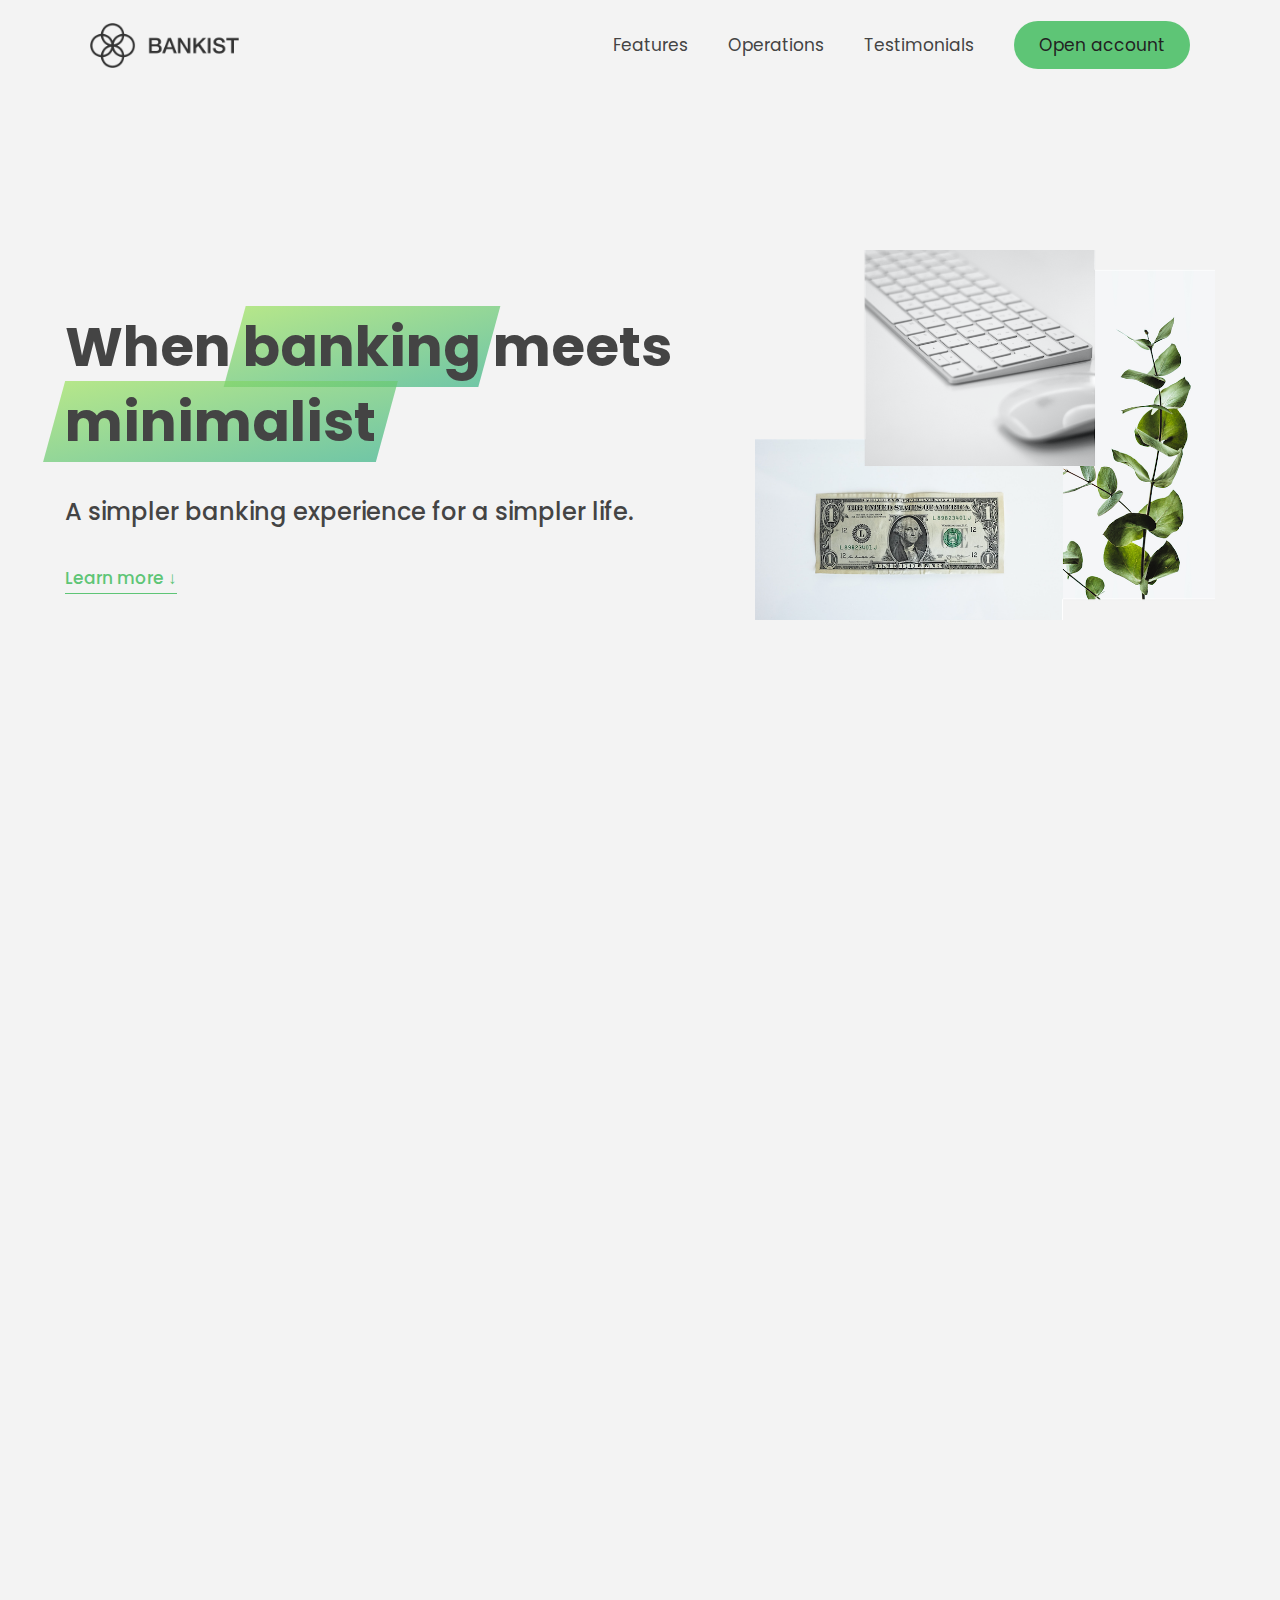
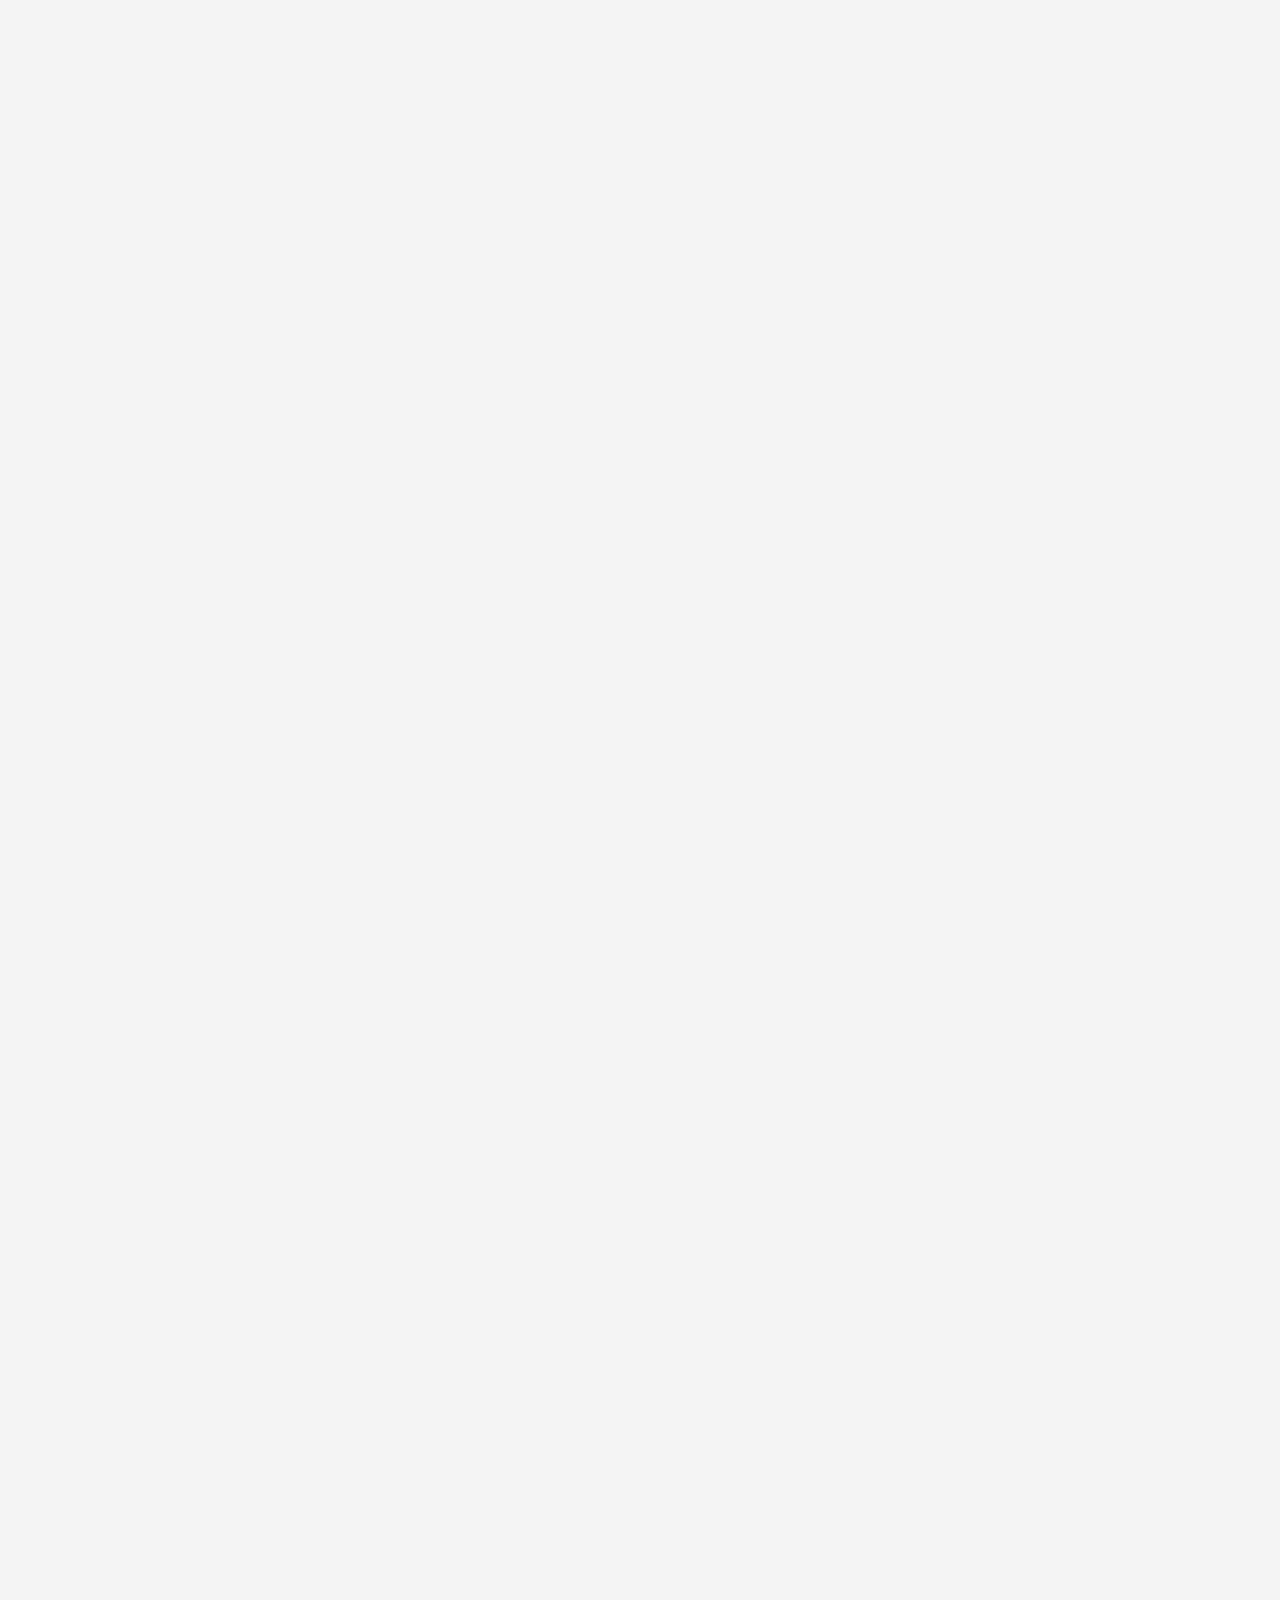
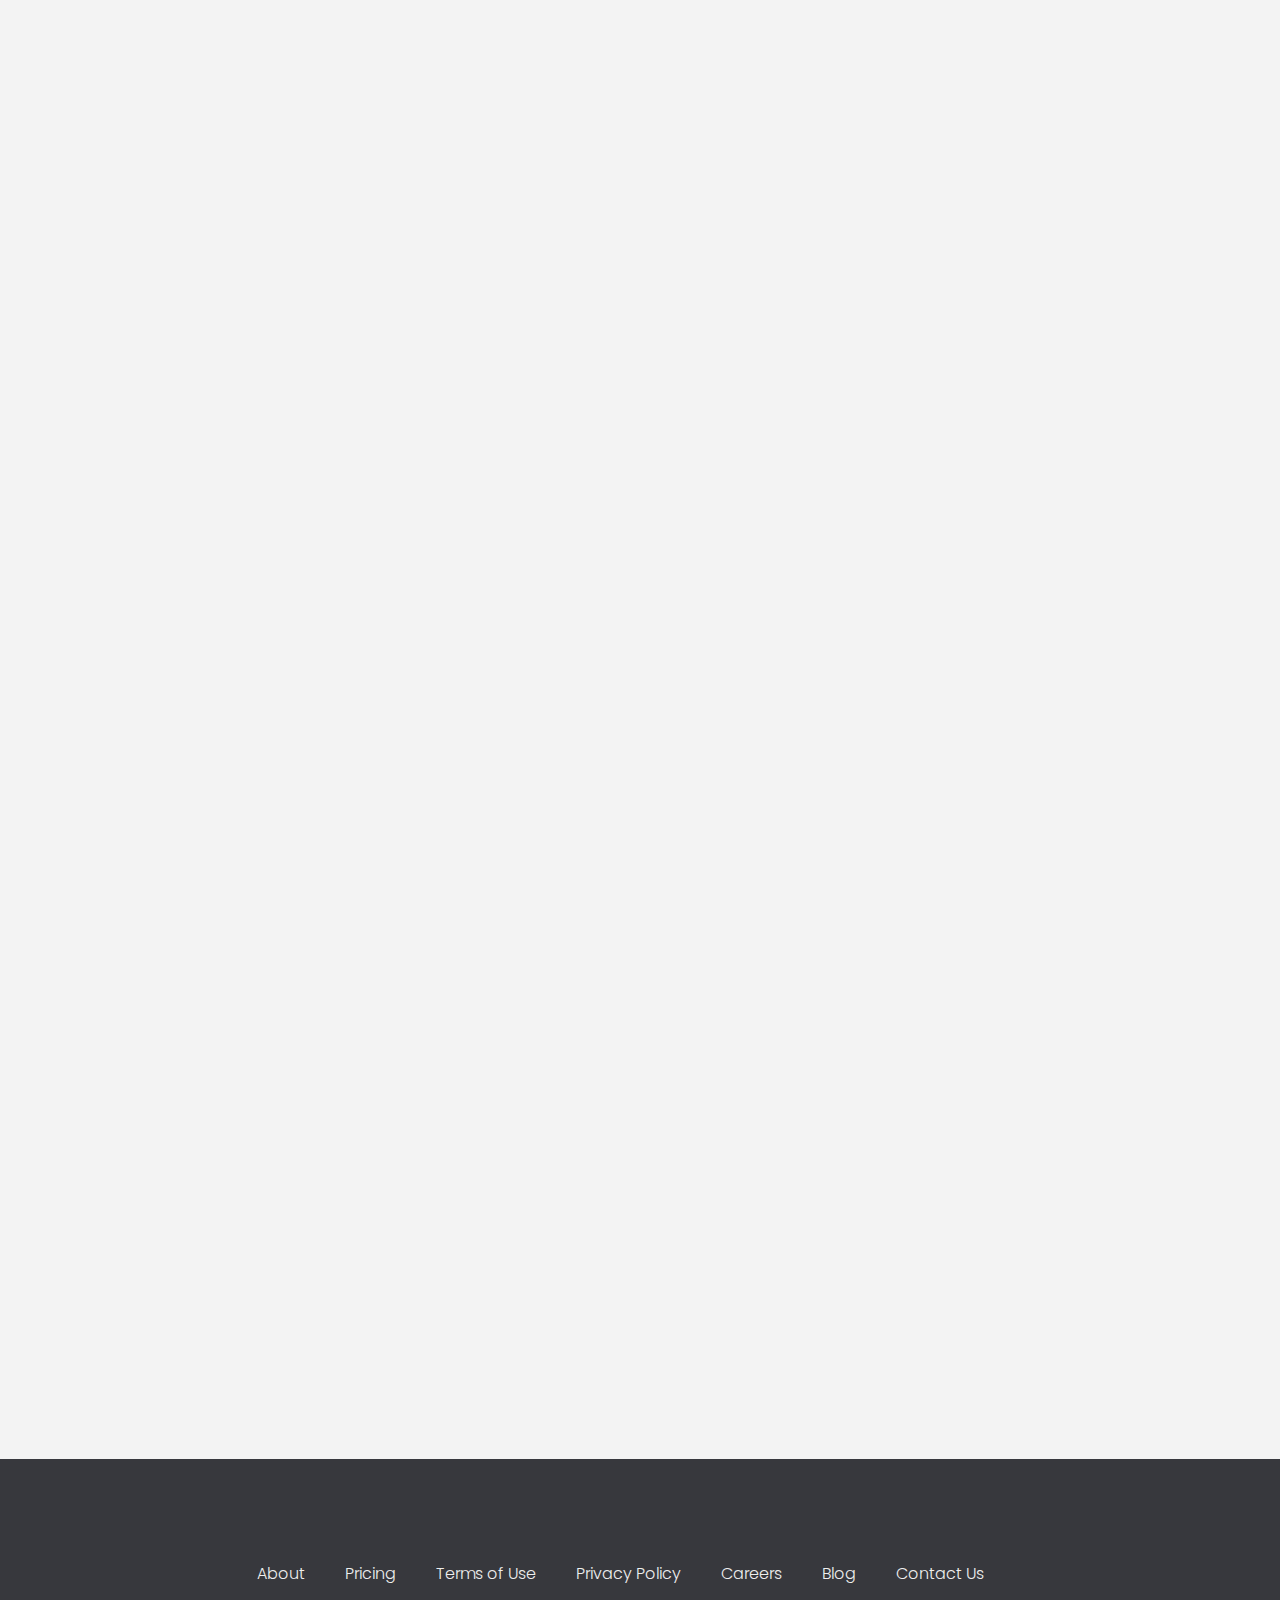
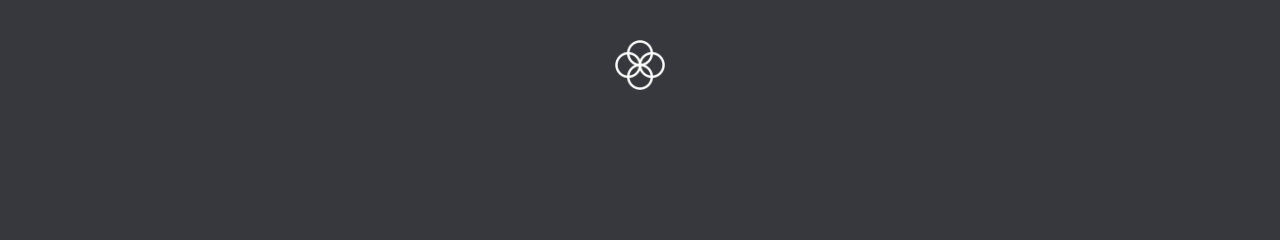
<file: index.html>
<!DOCTYPE html>
<html lang="en">
  <head>
    <meta charset="UTF-8" />
    <meta name="viewport" content="width=device-width, initial-scale=1.0" />
    <meta http-equiv="X-UA-Compatible" content="ie=edge" />
    <link rel="shortcut icon" type="image/png" href="img/icon.png" />

    <link
      href="https://fonts.googleapis.com/css?family=Poppins:300,400,500,600&display=swap"
      rel="stylesheet"
    />
    <link rel="stylesheet" href="style.css" />
    <title>Bankist | When Banking meets Minimalist</title>
    <script defer src="index.js"></script>
  </head>
  <body>
    <header class="header">
      <nav class="nav">
        <img
          src="img/logo.png"
          alt="Bankist logo"
          class="nav__logo"
          id="logo"
        />
        <ul class="nav__links">
          <li class="nav__item">
            <a class="nav__link" href="#section--1">Features</a>
          </li>
          <li class="nav__item">
            <a class="nav__link" href="#section--2">Operations</a>
          </li>
          <li class="nav__item">
            <a class="nav__link" href="#section--3">Testimonials</a>
          </li>
          <li class="nav__item">
            <a class="nav__link nav__link--btn btn--show-modal" href="#"
              >Open account</a
            >
          </li>
        </ul>
      </nav>

      <div class="header__title">
        <h1>
          When
          <!-- Green highlight effect -->
          <span class="highlight">banking</span>
          meets<br />
          <span class="highlight">minimalist</span>
        </h1>
        <h4>A simpler banking experience for a simpler life.</h4>
        <button class="btn--text btn--scroll-to">Learn more &DownArrow;</button>
        <img
          src="img/hero.png"
          class="header__img"
          alt="Minimalist bank items"
        />
      </div>
    </header>

    <section class="section" id="section--1">
      <div class="section__title">
        <h2 class="section__description">Features</h2>
        <h3 class="section__header">
          Everything you need in a modern bank and more.
        </h3>
      </div>

      <div class="features">
        <img
          src="img/digital-lazy.jpg"
          data-src="img/digital.jpg"
          alt="Computer"
          class="features__img lazy-img"
        />
        <div class="features__feature">
          <div class="features__icon">
            <svg>
              <use xlink:href="img/icons.svg#icon-monitor"></use>
            </svg>
          </div>
          <h5 class="features__header">100% digital bank</h5>
          <p>
            Lorem ipsum dolor sit amet consectetur adipisicing elit. Unde alias
            sint quos? Accusantium a fugiat porro reiciendis saepe quibusdam
            debitis ducimus.
          </p>
        </div>

        <div class="features__feature">
          <div class="features__icon">
            <svg>
              <use xlink:href="img/icons.svg#icon-trending-up"></use>
            </svg>
          </div>
          <h5 class="features__header">Watch your money grow</h5>
          <p>
            Nesciunt quos autem dolorum voluptates cum dolores dicta fuga
            inventore ab? Nulla incidunt eius numquam sequi iste pariatur
            quibusdam!
          </p>
        </div>
        <img
          src="img/grow-lazy.jpg"
          data-src="img/grow.jpg"
          alt="Plant"
          class="features__img lazy-img"
        />

        <img
          src="img/card-lazy.jpg"
          data-src="img/card.jpg"
          alt="Credit card"
          class="features__img lazy-img"
        />
        <div class="features__feature">
          <div class="features__icon">
            <svg>
              <use xlink:href="img/icons.svg#icon-credit-card"></use>
            </svg>
          </div>
          <h5 class="features__header">Free debit card included</h5>
          <p>
            Quasi, fugit in cumque cupiditate reprehenderit debitis animi enim
            eveniet consequatur odit quam quos possimus assumenda dicta fuga
            inventore ab.
          </p>
        </div>
      </div>
    </section>

    <section class="section" id="section--2">
      <div class="section__title">
        <h2 class="section__description">Operations</h2>
        <h3 class="section__header">
          Everything as simple as possible, but no simpler.
        </h3>
      </div>

      <div class="operations">
        <div class="operations__tab-container">
          <button
            class="btn operations__tab operations__tab--1 operations__tab--active"
            data-tab="1"
          >
            <span>01</span>Instant Transfers
          </button>
          <button class="btn operations__tab operations__tab--2" data-tab="2">
            <span>02</span>Instant Loans
          </button>
          <button class="btn operations__tab operations__tab--3" data-tab="3">
            <span>03</span>Instant Closing
          </button>
        </div>
        <div
          class="operations__content operations__content--1 operations__content--active"
        >
          <div class="operations__icon operations__icon--1">
            <svg>
              <use xlink:href="img/icons.svg#icon-upload"></use>
            </svg>
          </div>
          <h5 class="operations__header">
            Tranfser money to anyone, instantly! No fees, no BS.
          </h5>
          <p>
            Lorem ipsum dolor sit amet, consectetur adipisicing elit, sed do
            eiusmod tempor incididunt ut labore et dolore magna aliqua. Ut enim
            ad minim veniam, quis nostrud exercitation ullamco laboris nisi ut
            aliquip ex ea commodo consequat.
          </p>
        </div>

        <div class="operations__content operations__content--2">
          <div class="operations__icon operations__icon--2">
            <svg>
              <use xlink:href="img/icons.svg#icon-home"></use>
            </svg>
          </div>
          <h5 class="operations__header">
            Buy a home or make your dreams come true, with instant loans.
          </h5>
          <p>
            Duis aute irure dolor in reprehenderit in voluptate velit esse
            cillum dolore eu fugiat nulla pariatur. Excepteur sint occaecat
            cupidatat non proident, sunt in culpa qui officia deserunt mollit
            anim id est laborum.
          </p>
        </div>
        <div class="operations__content operations__content--3">
          <div class="operations__icon operations__icon--3">
            <svg>
              <use xlink:href="img/icons.svg#icon-user-x"></use>
            </svg>
          </div>
          <h5 class="operations__header">
            No longer need your account? No problem! Close it instantly.
          </h5>
          <p>
            Excepteur sint occaecat cupidatat non proident, sunt in culpa qui
            officia deserunt mollit anim id est laborum. Ut enim ad minim
            veniam, quis nostrud exercitation ullamco laboris nisi ut aliquip ex
            ea commodo consequat.
          </p>
        </div>
      </div>
    </section>

    <section class="section" id="section--3">
      <div class="section__title section__title--testimonials">
        <h2 class="section__description">Not sure yet?</h2>
        <h3 class="section__header">
          Millions of Bankists are already making their lifes simpler.
        </h3>
      </div>

      <div class="slider">
        <div class="slide slide--1">
          <div class="testimonial">
            <h5 class="testimonial__header">Best financial decision ever!</h5>
            <blockquote class="testimonial__text">
              Lorem ipsum dolor sit, amet consectetur adipisicing elit.
              Accusantium quas quisquam non? Quas voluptate nulla minima
              deleniti optio ullam nesciunt, numquam corporis et asperiores
              laboriosam sunt, praesentium suscipit blanditiis. Necessitatibus
              id alias reiciendis, perferendis facere pariatur dolore veniam
              autem esse non voluptatem saepe provident nihil molestiae.
            </blockquote>
            <address class="testimonial__author">
              <img src="img/user-1.jpg" alt="" class="testimonial__photo" />
              <h6 class="testimonial__name">Aarav Lynn</h6>
              <p class="testimonial__location">San Francisco, USA</p>
            </address>
          </div>
        </div>

        <div class="slide slide--2">
          <div class="testimonial">
            <h5 class="testimonial__header">
              The last step to becoming a complete minimalist
            </h5>
            <blockquote class="testimonial__text">
              Quisquam itaque deserunt ullam, quia ea repellendus provident,
              ducimus neque ipsam modi voluptatibus doloremque, corrupti
              laborum. Incidunt numquam perferendis veritatis neque repellendus.
              Lorem, ipsum dolor sit amet consectetur adipisicing elit. Illo
              deserunt exercitationem deleniti.
            </blockquote>
            <address class="testimonial__author">
              <img src="img/user-2.jpg" alt="" class="testimonial__photo" />
              <h6 class="testimonial__name">Miyah Miles</h6>
              <p class="testimonial__location">London, UK</p>
            </address>
          </div>
        </div>

        <div class="slide slide--3">
          <div class="testimonial">
            <h5 class="testimonial__header">
              Finally free from old-school banks
            </h5>
            <blockquote class="testimonial__text">
              Debitis, nihil sit minus suscipit magni aperiam vel tenetur
              incidunt commodi architecto numquam omnis nulla autem,
              necessitatibus blanditiis modi similique quidem. Odio aliquam
              culpa dicta beatae quod maiores ipsa minus consequatur error sunt,
              deleniti saepe aliquid quos inventore sequi. Necessitatibus id
              alias reiciendis, perferendis facere.
            </blockquote>
            <address class="testimonial__author">
              <img src="img/user-3.jpg" alt="" class="testimonial__photo" />
              <h6 class="testimonial__name">Francisco Gomes</h6>
              <p class="testimonial__location">Lisbon, Portugal</p>
            </address>
          </div>
        </div>

        <!-- <div class="slide"><img src="img/img-1.jpg" alt="Photo 1" /></div>
        <div class="slide"><img src="img/img-2.jpg" alt="Photo 2" /></div>
        <div class="slide"><img src="img/img-3.jpg" alt="Photo 3" /></div>
        <div class="slide"><img src="img/img-4.jpg" alt="Photo 4" /></div> -->
        <button class="slider__btn slider__btn--left">&larr;</button>
        <button class="slider__btn slider__btn--right">&rarr;</button>
        <div class="dots"></div>
      </div>
    </section>

    <section class="section section--sign-up">
      <div class="section__title">
        <h3 class="section__header">
          The best day to join Bankist was one year ago. The second best is
          today!
        </h3>
      </div>
      <button class="btn btn--show-modal">Open your free account today!</button>
    </section>

    <footer class="footer">
      <ul class="footer__nav">
        <li class="footer__item">
          <a class="footer__link" href="#">About</a>
        </li>
        <li class="footer__item">
          <a class="footer__link" href="#">Pricing</a>
        </li>
        <li class="footer__item">
          <a class="footer__link" href="#">Terms of Use</a>
        </li>
        <li class="footer__item">
          <a class="footer__link" href="#">Privacy Policy</a>
        </li>
        <li class="footer__item">
          <a class="footer__link" href="#">Careers</a>
        </li>
        <li class="footer__item">
          <a class="footer__link" href="#">Blog</a>
        </li>
        <li class="footer__item">
          <a class="footer__link" href="#">Contact Us</a>
        </li>
      </ul>
      <img src="img/icon.png" alt="Logo" class="footer__logo" />
    </footer>

    <div class="modal hidden">
      <button class="btn--close-modal">&times;</button>
      <h2 class="modal__header">
        Open your bank account <br />
        in just <span class="highlight">5 minutes</span>
      </h2>
      <form class="modal__form">
        <label>First Name</label>
        <input minlength="4" type="text" class="form__input"/>
        <label>Last Name</label>
        <input minlength="4" type="text" class="form__input"/>
        <label>Pin</label>
        <input minlength="4" maxlength="4" type="password" class="form__input"/>
        <button class="btn next-step">Next step &rarr;</button>
      </form>
    </div>
    <div class="overlay hidden"></div>
  </body>
</html>
</file>
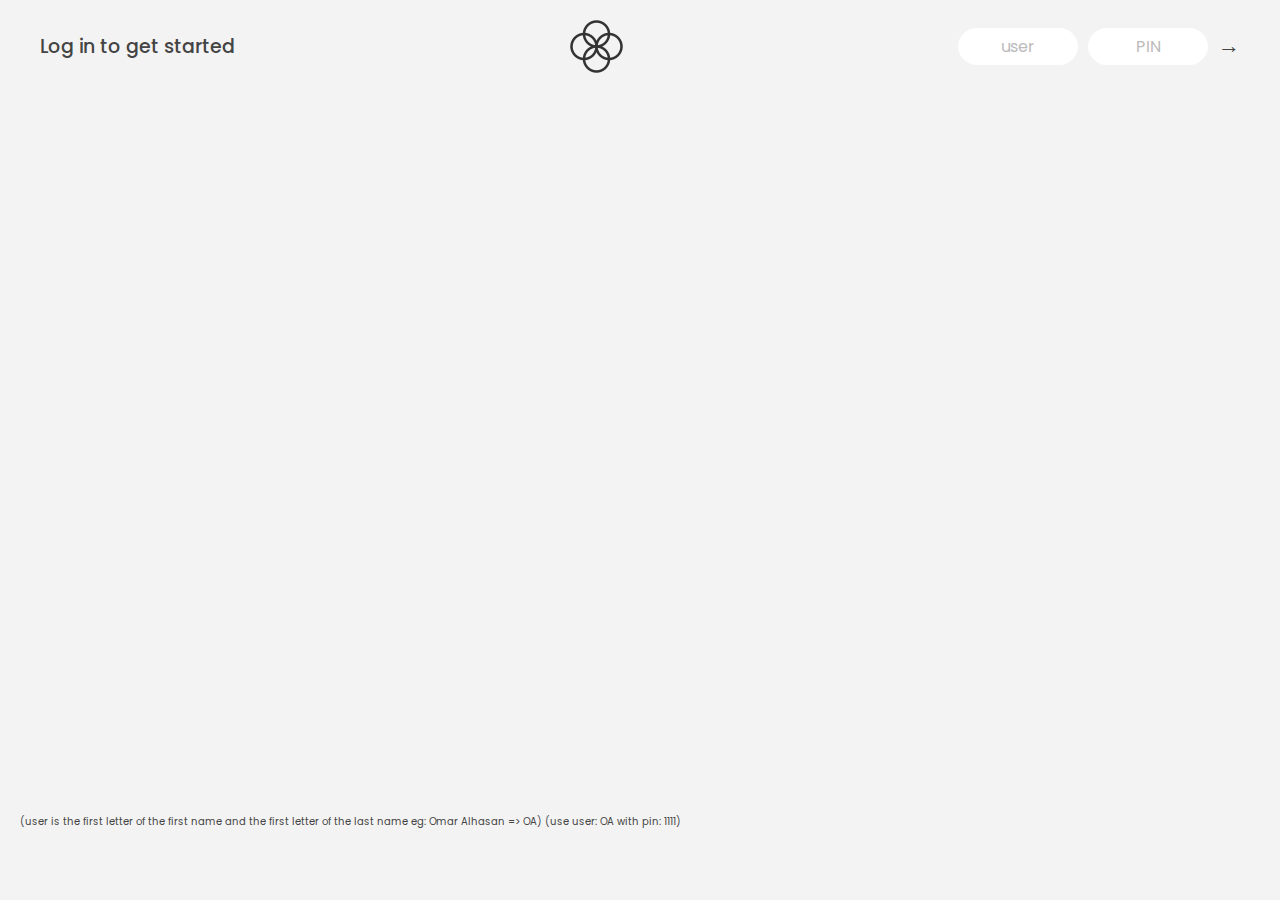
<file: app.html>
<!DOCTYPE html>
<html lang="en">
  <head>
    <meta charset="UTF-8" />
    <meta name="viewport" content="width=device-width, initial-scale=1.0" />
    <meta http-equiv="X-UA-Compatible" content="ie=edge" />
    <link rel="shortcut icon" type="image/png" href="img/icon.png" />

    <link
      href="https://fonts.googleapis.com/css?family=Poppins:400,500,600&display=swap"
      rel="stylesheet"
    />

    <link rel="stylesheet" href="styleApp.css" />
    <title>Bankist</title>
  </head>
  <body>
    <!-- TOP NAVIGATION -->
    <nav>
      <p class="welcome">Log in to get started</p>
      <img src="img/logoApp.png" alt="Logo" class="logo" />
      <form class="login">
        <input
          type="text"
          placeholder="user"
          class="login__input login__input--user"
        />
        <input
          type="password"
          placeholder="PIN"
          maxlength="4"
          class="login__input login__input--pin"
        />
        <button class="login__btn">&rarr;</button>
      </form>
    </nav>

    <main class="app">
      <!-- BALANCE -->
      <div class="balance">
        <div>
          <p class="balance__label">Current balance</p>
          <p class="balance__date">
            As of <span class="date">05/03/2037</span>
          </p>
        </div>
        <p class="balance__value">0000€</p>
      </div>

      <!-- MOVEMENTS -->
      <div class="movements">
        <div class="movements__row">
          <div class="movements__type movements__type--deposit">2 deposit</div>
          <div class="movements__date">3 days ago</div>
          <div class="movements__value">4 000€</div>
        </div>
        <div class="movements__row">
          <div class="movements__type movements__type--withdrawal">
            1 withdrawal
          </div>
          <div class="movements__date">24/01/2037</div>
          <div class="movements__value">-378€</div>
        </div>
      </div>

      <!-- SUMMARY -->
      <div class="summary">
        <p class="summary__label">In</p>
        <p class="summary__value summary__value--in">0000€</p>
        <p class="summary__label">Out</p>
        <p class="summary__value summary__value--out">0000€</p>
        <p class="summary__label">Interest</p>
        <p class="summary__value summary__value--interest">0000€</p>
        <button class="btn--sort">&downarrow; SORT</button>
      </div>

      <!-- OPERATION: TRANSFERS -->
      <div class="operation operation--transfer">
        <h2>Transfer money</h2>
        <form class="form form--transfer">
          <input type="text" class="form__input form__input--to" />
          <input type="number" class="form__input form__input--amount" />
          <button class="form__btn form__btn--transfer">&rarr;</button>
          <label class="form__label">Transfer to</label>
          <label class="form__label">Amount</label>
        </form>
      </div>

      <!-- OPERATION: LOAN -->
      <div class="operation operation--loan">
        <h2>Request loan</h2>
        <form class="form form--loan">
          <input type="number" class="form__input form__input--loan-amount" />
          <button class="form__btn form__btn--loan">&rarr;</button>
          <label class="form__label form__label--loan">Amount</label>
        </form>
      </div>

      <!-- OPERATION: CLOSE -->
      <div class="operation operation--close">
        <h2>Close account</h2>
        <form class="form form--close">
          <input type="text" class="form__input form__input--user" />
          <input
            type="password"
            maxlength="6"
            class="form__input form__input--pin"
          />
          <button class="form__btn form__btn--close">&rarr;</button>
          <label class="form__label">Confirm user</label>
          <label class="form__label">Confirm PIN</label>
        </form>
      </div>

      <!-- LOGOUT TIMER -->
      <p class="logout-timer">
        You will be logged out in <span class="timer">05:00</span>
      </p>
    </main>

    <script src="app.js"></script>
    (user is the first letter of the first name and the first letter of the last name eg: Omar Alhasan => OA) (use user: OA with pin: 1111)
  </body>
</html>
</file>
<file: style.css>
/* The page is NOT responsive. You can implement responsiveness yourself if you wanna have some fun 😃 */

:root {
  --color-primary: #5ec576;
  --color-secondary: #ffcb03;
  --color-tertiary: #ff585f;
  --color-primary-darker: #4bbb7d;
  --color-secondary-darker: #ffbb00;
  --color-tertiary-darker: #fd424b;
  --color-primary-opacity: #5ec5763a;
  --color-secondary-opacity: #ffcd0331;
  --color-tertiary-opacity: #ff58602d;
  --gradient-primary: linear-gradient(to top left, #39b385, #9be15d);
  --gradient-secondary: linear-gradient(to top left, #ffb003, #ffcb03);
}

* {
  margin: 0;
  padding: 0;
  box-sizing: inherit;
}

html {
  font-size: 62.5%;
  box-sizing: border-box;
}

body {
  font-family: 'Poppins', sans-serif;
  font-weight: 300;
  color: #444;
  line-height: 1.9;
  background-color: #f3f3f3;
}

/* GENERAL ELEMENTS */
.section {
  padding: 15rem 3rem;
  border-top: 1px solid #ddd;

  transition: transform 1s, opacity 1s;
}

.section--hidden {
  opacity: 0;
  transform: translateY(8rem);
}

.section__title {
  max-width: 80rem;
  margin: 0 auto 8rem auto;
}

.section__description {
  font-size: 1.8rem;
  font-weight: 600;
  text-transform: uppercase;
  color: var(--color-primary);
  margin-bottom: 1rem;
}

.section__header {
  font-size: 4rem;
  line-height: 1.3;
  font-weight: 500;
}

.btn {
  display: inline-block;
  background-color: var(--color-primary);
  font-size: 1.6rem;
  font-family: inherit;
  font-weight: 500;
  border: none;
  padding: 1.25rem 4.5rem;
  border-radius: 10rem;
  cursor: pointer;
  transition: all 0.3s;
}

.btn:hover {
  background-color: var(--color-primary-darker);
}

.btn--text {
  display: inline-block;
  background: none;
  font-size: 1.7rem;
  font-family: inherit;
  font-weight: 500;
  color: var(--color-primary);
  border: none;
  border-bottom: 1px solid currentColor;
  padding-bottom: 2px;
  cursor: pointer;
  transition: all 0.3s;
}

p {
  color: #666;
}

/* This is BAD for accessibility! Don't do in the real world! */
button:focus {
  outline: none;
}

img {
  transition: filter 0.5s;
}

.lazy-img {
  filter: blur(20px);
}

/* NAVIGATION */
.nav {
  display: flex;
  justify-content: space-between;
  align-items: center;
  height: 9rem;
  width: 100%;
  padding: 0 6rem;
  z-index: 100;
}

/* nav and stickly class at the same time */
.nav.sticky {
  position: fixed;
  background-color: rgba(255, 255, 255, 0.95);
}

.nav__logo {
  height: 4.5rem;
  transition: all 0.3s;
}

.nav__links {
  display: flex;
  align-items: center;
  list-style: none;
}

.nav__item {
  margin-left: 4rem;
}

.nav__link:link,
.nav__link:visited {
  font-size: 1.7rem;
  font-weight: 400;
  color: inherit;
  text-decoration: none;
  display: block;
  transition: all 0.3s;
}

.nav__link--btn:link,
.nav__link--btn:visited {
  padding: 0.8rem 2.5rem;
  border-radius: 3rem;
  background-color: var(--color-primary);
  color: #222;
}

.nav__link--btn:hover,
.nav__link--btn:active {
  color: inherit;
  background-color: var(--color-primary-darker);
  color: #333;
}

/* HEADER */
.header {
  padding: 0 3rem;
  height: 100vh;
  display: flex;
  flex-direction: column;
  align-items: center;
}

.header__title {
  flex: 1;

  max-width: 115rem;
  display: grid;
  grid-template-columns: 3fr 2fr;
  row-gap: 3rem;
  align-content: center;
  justify-content: center;

  align-items: start;
  justify-items: start;
}

h1 {
  font-size: 5.5rem;
  line-height: 1.35;
}

h4 {
  font-size: 2.4rem;
  font-weight: 500;
}

.header__img {
  width: 100%;
  grid-column: 2 / 3;
  grid-row: 1 / span 4;
  transform: translateY(-6rem);
}

.highlight {
  position: relative;
}

.highlight::after {
  display: block;
  content: '';
  position: absolute;
  bottom: 0;
  left: 0;
  height: 100%;
  width: 100%;
  z-index: -1;
  opacity: 0.7;
  transform: scale(1.07, 1.05) skewX(-15deg);
  background-image: var(--gradient-primary);
}

/* FEATURES */
.features {
  display: grid;
  grid-template-columns: 1fr 1fr;
  gap: 4rem;
  margin: 0 12rem;
}

.features__img {
  width: 100%;
}

.features__feature {
  align-self: center;
  justify-self: center;
  width: 70%;
  font-size: 1.5rem;
}

.features__icon {
  display: flex;
  align-items: center;
  justify-content: center;
  background-color: var(--color-primary-opacity);
  height: 5.5rem;
  width: 5.5rem;
  border-radius: 50%;
  margin-bottom: 2rem;
}

.features__icon svg {
  height: 2.5rem;
  width: 2.5rem;
  fill: var(--color-primary);
}

.features__header {
  font-size: 2rem;
  margin-bottom: 1rem;
}

/* OPERATIONS */
.operations {
  max-width: 100rem;
  margin: 12rem auto 0 auto;

  background-color: #fff;
}

.operations__tab-container {
  display: flex;
  justify-content: center;
}

.operations__tab {
  margin-right: 2.5rem;
  transform: translateY(-50%);
}

.operations__tab span {
  margin-right: 1rem;
  font-weight: 600;
  display: inline-block;
}

.operations__tab--1 {
  background-color: var(--color-secondary);
}

.operations__tab--1:hover {
  background-color: var(--color-secondary-darker);
}

.operations__tab--3 {
  background-color: var(--color-tertiary);
  margin: 0;
}

.operations__tab--3:hover {
  background-color: var(--color-tertiary-darker);
}

.operations__tab--active {
  transform: translateY(-66%);
}

.operations__content {
  display: none;

  /* JUST PRESENTATIONAL */
  font-size: 1.7rem;
  padding: 2.5rem 7rem 6.5rem 7rem;
}

.operations__content--active {
  display: grid;
  grid-template-columns: 7rem 1fr;
  column-gap: 3rem;
  row-gap: 0.5rem;
}

.operations__header {
  font-size: 2.25rem;
  font-weight: 500;
  align-self: center;
}

.operations__icon {
  display: flex;
  align-items: center;
  justify-content: center;
  height: 7rem;
  width: 7rem;
  border-radius: 50%;
}

.operations__icon svg {
  height: 2.75rem;
  width: 2.75rem;
}

.operations__content p {
  grid-column: 2;
}

.operations__icon--1 {
  background-color: var(--color-secondary-opacity);
}
.operations__icon--2 {
  background-color: var(--color-primary-opacity);
}
.operations__icon--3 {
  background-color: var(--color-tertiary-opacity);
}
.operations__icon--1 svg {
  fill: var(--color-secondary-darker);
}
.operations__icon--2 svg {
  fill: var(--color-primary);
}
.operations__icon--3 svg {
  fill: var(--color-tertiary);
}

/* SLIDER */
.slider {
  max-width: 100rem;
  height: 50rem;
  margin: 0 auto;
  position: relative;

  /* IN THE END */
  overflow: hidden;
}

.slide {
  position: absolute;
  top: 0;
  width: 100%;
  height: 50rem;
  display: flex;
  align-items: center;
  justify-content: center;

  /* THIS creates the animation! */
  transition: transform 1s;
}

.slide > img {
  /* Only for images that have different size than slide */
  width: 100%;
  height: 100%;
  object-fit: cover;
}

.slider__btn {
  position: absolute;
  top: 50%;
  z-index: 10;

  border: none;
  background: rgba(255, 255, 255, 0.7);
  font-family: inherit;
  color: #333;
  border-radius: 50%;
  height: 5.5rem;
  width: 5.5rem;
  font-size: 3.25rem;
  cursor: pointer;
}

.slider__btn--left {
  left: 6%;
  transform: translate(-50%, -50%);
}

.slider__btn--right {
  right: 6%;
  transform: translate(50%, -50%);
}

.dots {
  position: absolute;
  bottom: 5%;
  left: 50%;
  transform: translateX(-50%);
  display: flex;
}

.dots__dot {
  border: none;
  background-color: #b9b9b9;
  opacity: 0.7;
  height: 1rem;
  width: 1rem;
  border-radius: 50%;
  margin-right: 1.75rem;
  cursor: pointer;
  transition: all 0.5s;

  /* Only necessary when overlying images */
  /* box-shadow: 0 0.6rem 1.5rem rgba(0, 0, 0, 0.7); */
}

.dots__dot:last-child {
  margin: 0;
}

.dots__dot--active {
  /* background-color: #fff; */
  background-color: #888;
  opacity: 1;
}

/* TESTIMONIALS */
.testimonial {
  width: 65%;
  position: relative;
}

.testimonial::before {
  content: '\201C';
  position: absolute;
  top: -5.7rem;
  left: -6.8rem;
  line-height: 1;
  font-size: 20rem;
  font-family: inherit;
  color: var(--color-primary);
  z-index: -1;
}

.testimonial__header {
  font-size: 2.25rem;
  font-weight: 500;
  margin-bottom: 1.5rem;
}

.testimonial__text {
  font-size: 1.7rem;
  margin-bottom: 3.5rem;
  color: #666;
}

.testimonial__author {
  margin-left: 3rem;
  font-style: normal;

  display: grid;
  grid-template-columns: 6.5rem 1fr;
  column-gap: 2rem;
}

.testimonial__photo {
  grid-row: 1 / span 2;
  width: 6.5rem;
  border-radius: 50%;
}

.testimonial__name {
  font-size: 1.7rem;
  font-weight: 500;
  align-self: end;
  margin: 0;
}

.testimonial__location {
  font-size: 1.5rem;
}

.section__title--testimonials {
  margin-bottom: 4rem;
}

/* SIGNUP */
.section--sign-up {
  background-color: #37383d;
  border-top: none;
  border-bottom: 1px solid #444;
  text-align: center;
  padding: 10rem 3rem;
}

.section--sign-up .section__header {
  color: #fff;
  text-align: center;
}

.section--sign-up .section__title {
  margin-bottom: 6rem;
}

.section--sign-up .btn {
  font-size: 1.9rem;
  padding: 2rem 5rem;
}

/* FOOTER */
.footer {
  padding: 10rem 3rem;
  background-color: #37383d;
}

.footer__nav {
  list-style: none;
  display: flex;
  justify-content: center;
  margin-bottom: 5rem;
}

.footer__item {
  margin-right: 4rem;
}

.footer__link {
  font-size: 1.6rem;
  color: #eee;
  text-decoration: none;
}

.footer__logo {
  height: 5rem;
  display: block;
  margin: 0 auto;
  margin-bottom: 5rem;
}

.footer__copyright {
  font-size: 1.4rem;
  color: #aaa;
  text-align: center;
}

.footer__copyright .footer__link {
  font-size: 1.4rem;
}

/* MODAL WINDOW */
.modal {
  position: fixed;
  top: 50%;
  left: 50%;
  transform: translate(-50%, -50%);
  max-width: 60rem;
  background-color: #f3f3f3;
  padding: 5rem 6rem;
  box-shadow: 0 4rem 6rem rgba(0, 0, 0, 0.3);
  z-index: 1000;
  transition: all 0.5s;
}

.overlay {
  position: fixed;
  top: 0;
  left: 0;
  width: 100%;
  height: 100%;
  background-color: rgba(0, 0, 0, 0.5);
  backdrop-filter: blur(4px);
  z-index: 100;
  transition: all 0.5s;
}

.modal__header {
  font-size: 3.25rem;
  margin-bottom: 4.5rem;
  line-height: 1.5;
}

.modal__form {
  margin: 0 3rem;
  display: grid;
  grid-template-columns: 1fr 2fr;
  align-items: center;
  gap: 2.5rem;
}

.modal__form label {
  font-size: 1.7rem;
  font-weight: 500;
}

.modal__form input {
  font-size: 1.7rem;
  padding: 1rem 1.5rem;
  border: 1px solid #ddd;
  border-radius: 0.5rem;
}

.modal__form button {
  grid-column: 1 / span 2;
  justify-self: center;
  margin-top: 1rem;
}

.btn--close-modal {
  font-family: inherit;
  color: inherit;
  position: absolute;
  top: 0.5rem;
  right: 2rem;
  font-size: 4rem;
  cursor: pointer;
  border: none;
  background: none;
}

.hidden {
  visibility: hidden;
  opacity: 0;
}

/* COOKIE MESSAGE */
.cookie-message {
  display: flex;
  align-items: center;
  justify-content: space-evenly;
  width: 100%;
  background-color: white;
  color: #bbb;
  font-size: 2.5rem;
  font-weight: 400;
}
</file>
<file: styleApp.css>
/*
 * Use this CSS to learn some intersting techniques,
 * in case you're wondering how I built the UI.
 * Have fun! 😁
 */

* {
  margin: 0;
  padding: 0;
  box-sizing: inherit;
}

html {
  font-size: 62.5%;
  box-sizing: border-box;
}

body {
  font-family: 'Poppins', sans-serif;
  color: #444;
  background-color: #f3f3f3;
  height: 100vh;
  padding: 2rem;
}

nav {
  display: flex;
  justify-content: space-between;
  align-items: center;
  padding: 0 2rem;
}

.welcome {
  font-size: 1.9rem;
  font-weight: 500;
}

.logo {
  height: 5.25rem;
}

.login {
  display: flex;
}

.login__input {
  border: none;
  padding: 0.5rem 2rem;
  font-size: 1.6rem;
  font-family: inherit;
  text-align: center;
  width: 12rem;
  border-radius: 10rem;
  margin-right: 1rem;
  color: inherit;
  border: 1px solid #fff;
  transition: all 0.3s;
}

.login__input:focus {
  outline: none;
  border: 1px solid #ccc;
}

.login__input::placeholder {
  color: #bbb;
}

.login__btn {
  border: none;
  background: none;
  font-size: 2.2rem;
  color: inherit;
  cursor: pointer;
  transition: all 0.3s;
}

.login__btn:hover,
.login__btn:focus,
.btn--sort:hover,
.btn--sort:focus {
  outline: none;
  color: #777;
}

/* MAIN */
.app {
  position: relative;
  max-width: 100rem;
  margin: 4rem auto;
  display: grid;
  grid-template-columns: 4fr 3fr;
  grid-template-rows: auto repeat(3, 15rem) auto;
  gap: 2rem;

  /* NOTE This creates the fade in/out anumation */
  opacity: 0;
  transition: all 1s;
}

.balance {
  grid-column: 1 / span 2;
  display: flex;
  align-items: flex-end;
  justify-content: space-between;
  margin-bottom: 2rem;
}

.balance__label {
  font-size: 2.2rem;
  font-weight: 500;
  margin-bottom: -0.2rem;
}

.balance__date {
  font-size: 1.4rem;
  color: #888;
}

.balance__value {
  font-size: 4.5rem;
  font-weight: 400;
}

/* MOVEMENTS */
.movements {
  grid-row: 2 / span 3;
  background-color: #fff;
  border-radius: 1rem;
  overflow: scroll;
}

.movements__row {
  padding: 2.25rem 4rem;
  display: flex;
  align-items: center;
  border-bottom: 1px solid #eee;
}

.movements__type {
  font-size: 1.1rem;
  text-transform: uppercase;
  font-weight: 500;
  color: #fff;
  padding: 0.1rem 1rem;
  border-radius: 10rem;
  margin-right: 2rem;
}

.movements__date {
  font-size: 1.1rem;
  text-transform: uppercase;
  font-weight: 500;
  color: #666;
}

.movements__type--deposit {
  background-image: linear-gradient(to top left, #39b385, #9be15d);
}

.movements__type--withdrawal {
  background-image: linear-gradient(to top left, #e52a5a, #ff585f);
}

.movements__value {
  font-size: 1.7rem;
  margin-left: auto;
}

/* SUMMARY */
.summary {
  grid-row: 5 / 6;
  display: flex;
  align-items: baseline;
  padding: 0 0.3rem;
  margin-top: 1rem;
}

.summary__label {
  font-size: 1.2rem;
  font-weight: 500;
  text-transform: uppercase;
  margin-right: 0.8rem;
}

.summary__value {
  font-size: 2.2rem;
  margin-right: 2.5rem;
}

.summary__value--in,
.summary__value--interest {
  color: #66c873;
}

.summary__value--out {
  color: #f5465d;
}

.btn--sort {
  margin-left: auto;
  border: none;
  background: none;
  font-size: 1.3rem;
  font-weight: 500;
  cursor: pointer;
}

/* OPERATIONS */
.operation {
  border-radius: 1rem;
  padding: 3rem 4rem;
  color: #333;
}

.operation--transfer {
  background-image: linear-gradient(to top left, #ffb003, #ffcb03);
}

.operation--loan {
  background-image: linear-gradient(to top left, #39b385, #9be15d);
}

.operation--close {
  background-image: linear-gradient(to top left, #e52a5a, #ff585f);
}

h2 {
  margin-bottom: 1.5rem;
  font-size: 1.7rem;
  font-weight: 600;
  color: #333;
}

.form {
  display: grid;
  grid-template-columns: 2.5fr 2.5fr 1fr;
  grid-template-rows: auto auto;
  gap: 0.4rem 1rem;
}

/* Exceptions for interst */
.form.form--loan {
  grid-template-columns: 2.5fr 1fr 2.5fr;
}
.form__label--loan {
  grid-row: 2;
}
/* End exceptions */

.form__input {
  width: 100%;
  border: none;
  background-color: rgba(255, 255, 255, 0.4);
  font-family: inherit;
  font-size: 1.5rem;
  text-align: center;
  color: #333;
  padding: 0.3rem 1rem;
  border-radius: 0.7rem;
  transition: all 0.3s;
}

.form__input:focus {
  outline: none;
  background-color: rgba(255, 255, 255, 0.6);
}

.form__label {
  font-size: 1.3rem;
  text-align: center;
}

.form__btn {
  border: none;
  border-radius: 0.7rem;
  font-size: 1.8rem;
  background-color: #fff;
  cursor: pointer;
  transition: all 0.3s;
}

.form__btn:focus {
  outline: none;
  background-color: rgba(255, 255, 255, 0.8);
}

.logout-timer {
  padding: 0 0.3rem;
  margin-top: 1.9rem;
  text-align: right;
  font-size: 1.25rem;
}

.timer {
  font-weight: 600;
}
</file>
